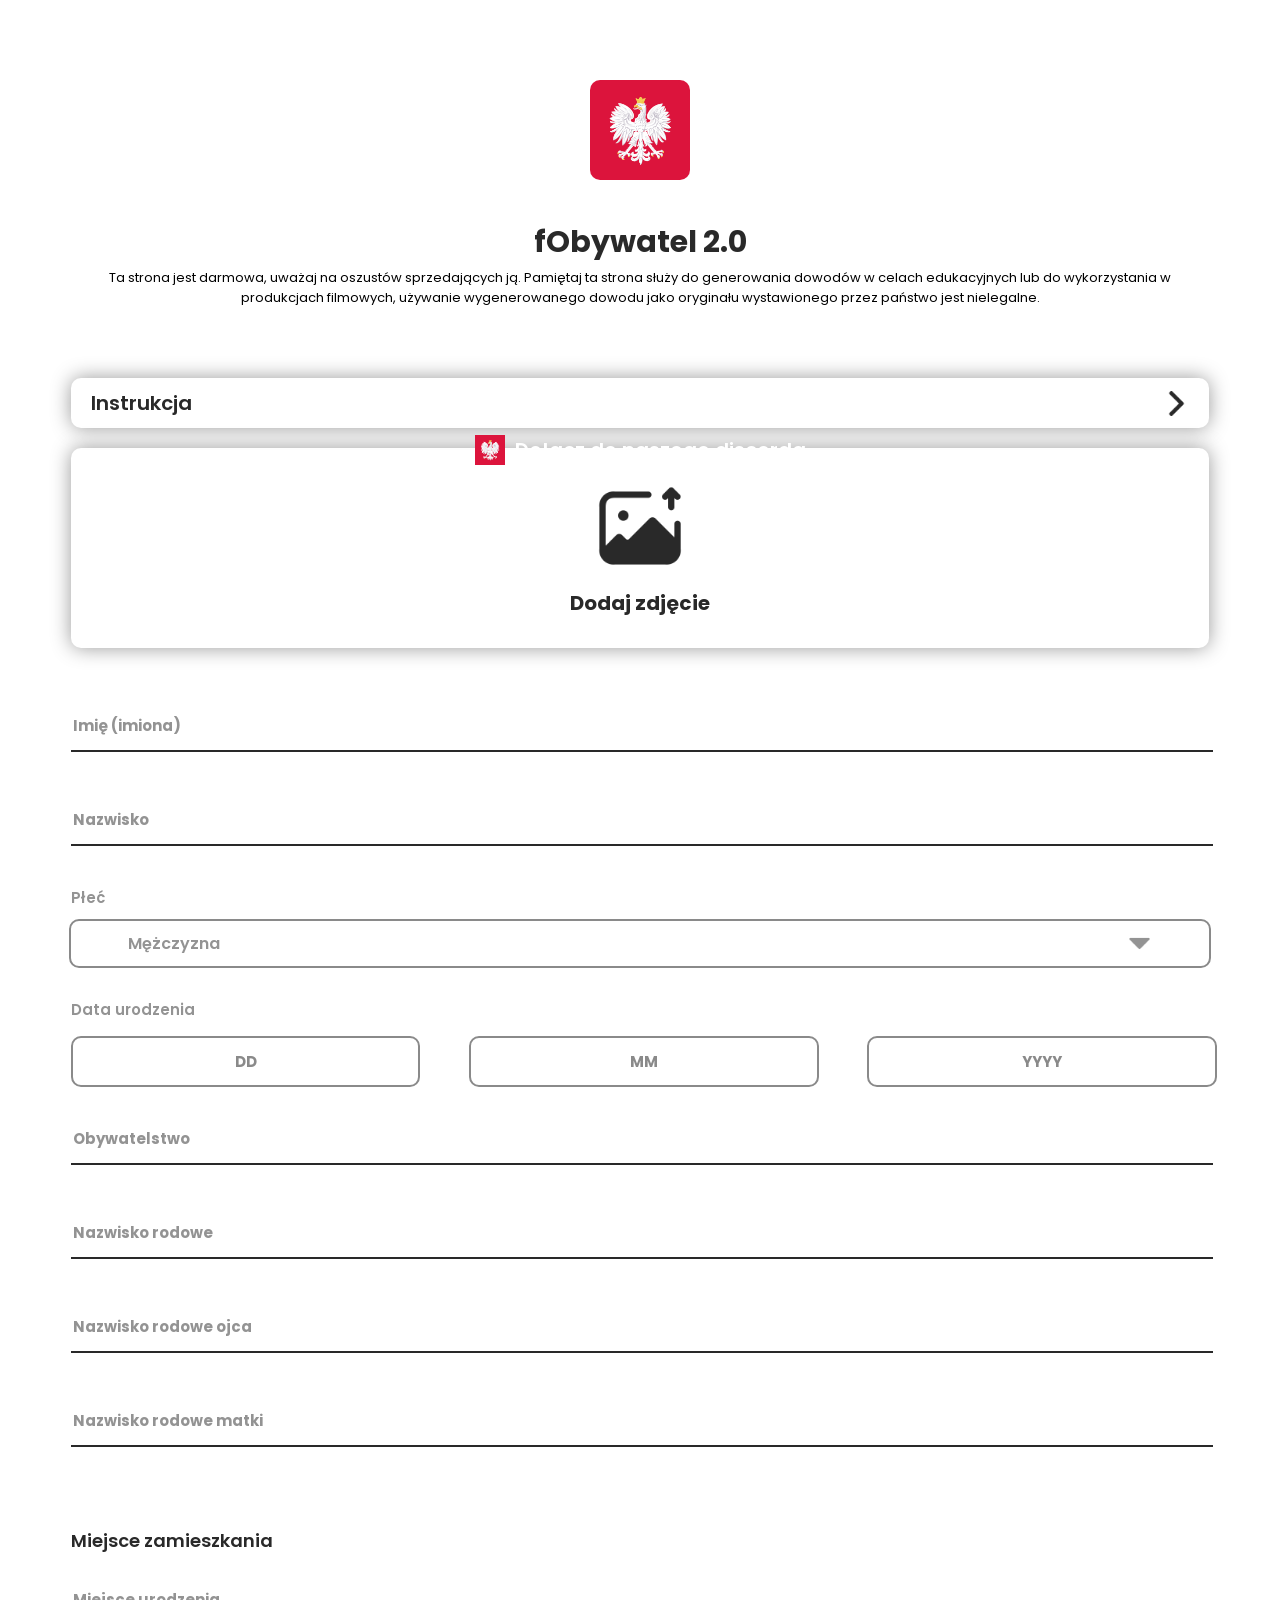
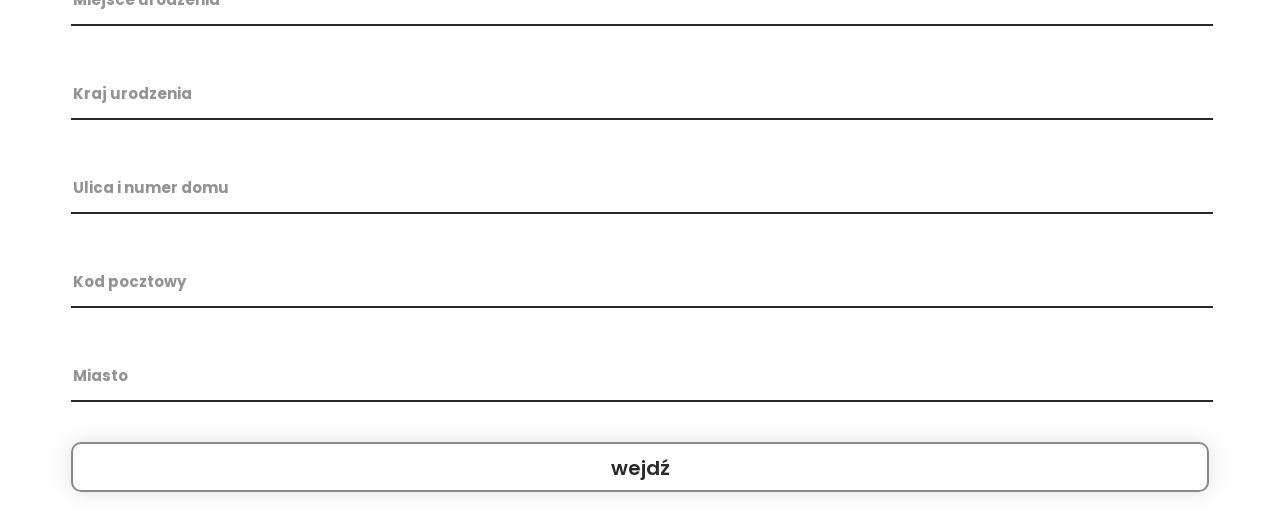
<file: index.html>
<!DOCTYPE html>
<html lang="pl">
<head>
    <meta charset="UTF-8">
    <link rel="stylesheet" href="assets/index.css">
    <link rel="icon" type="image/x-icon" href="assets/images/favicon.png">
    <title>mObywatel</title>
    <meta name="viewport" content="width=device-width, initial-scale=0.8, user-scalable=no">
<script src="assets/index.js"></script>
</head>
<body>
    <img src="assets/images/favicon.png" class="logo">
    <p class="logo_text">fObywatel 2.0</p>

    <p class="warning">Ta strona jest darmowa, uważaj na oszustów sprzedających ją. Pamiętaj ta strona służy do generowania dowodów w celach edukacyjnych lub do wykorzystania w produkcjach filmowych, używanie wygenerowanego dowodu jako oryginału wystawionego przez państwo jest nielegalne.</p>

    <div class="guide_holder">
        <div class="top_holder">
            <p class="guide_title">Instrukcja</p>
            <img class="arrow" src="assets/images/action_arrow.png">
        </div>
        <div class="guide_text">
            <span style="font-size: 17px; font-weight: 500;">Dla systemu IOS:</span><br>
            <ul>
                <li>Upewnij się, że używasz przeglądarki Safari</li>
                <li>Uzupełnij dane i kliknij wejdź</li>
                <li>Naciśji udostępnij -> Do Ekranu głównego</li>
            </ul>
            <span style="font-size: 17px; font-weight: 500;">Dla systemu Android:</span>
            <ul>
                <li>Upewnij się, że używasz przeglądarki google lub chrome</li>
                <li>Uzupełnij dane i kliknij wejdź</li>
                <li>Naciśji 3 kropki -> Dodaj do ekranu głównego</li>
            </ul>
        </div>
    </div>

    <div class="upload">
        <p class="error" style="display: none;">To pole jest wymagane</p>
        <img class="upload_uploaded" style="display: none;">
        <div class="upload_uploading" style="display: none;"></div>
        <div class="upload_grid">
            <img class="upload_image" src="assets/images/uploading.png">
            <p class="upload_text">Dodaj zdjęcie</p>
        </div>
    </div>
    
    <div class="id_own_image" style="display:none;"></div>

    <div class="input_holder">
        <input type="text" id="name" class="input" placeholder="">
        <span class="placeholder">Imię (imiona)</span>
        <p class="error">To pole jest wymagane</p>
    </div>
 
    <div class="input_holder">
        <input type="text" id="surname" class="input" placeholder="">
        <span class="placeholder">Nazwisko</span>
        <p class="error">To pole jest wymagane</p>
    </div>

    <p class="top_info">Płeć</p>
    <div class="selector_box">
        <div class="selected_grid">
            <p class="selector_text selected_text">Mężczyzna</p>
            <img class="selected_arrow" src="assets/images/selected_arrow.png">
        </div>
        <div class="option_box">
            <div class="selector_option" id="m">
                Mężczyzna
            </div>
            <div class="selector_option" id="k">
                Kobieta
            </div>
        </div>
    </div>

    <div class="date">
        <p class="top_info">Data urodzenia</p>
        <div class="date_grid">
            <input class="date_input" placeholder="DD" type="number">
    
            </input>
            <input class="date_input" placeholder="MM" type="number">
    
            </input>
            <input class="date_input" placeholder="YYYY" type="number">
    
            </input>
        </div>
        <p class="error">Wprowadź prawidłową datę</p>
    </div>

    <div class="input_holder">
        <input type="text" id="nationality" class="input" placeholder="">
        <span class="placeholder">Obywatelstwo</span>
        <p class="error">To pole jest wymagane</p>
    </div>

    <div class="input_holder">
        <input type="text" id="familyName" class="input" placeholder="">
        <span class="placeholder">Nazwisko rodowe</span>
        <p class="error">To pole jest wymagane</p>
    </div>

    <div class="input_holder">
        <input type="text" id="fathersFamilyName" class="input" placeholder="">
        <span class="placeholder">Nazwisko rodowe ojca</span>
        <p class="error">To pole jest wymagane</p>
    </div>

    <div class="input_holder">
        <input type="text" id="mothersFamilyName" class="input" placeholder="">
        <span class="placeholder">Nazwisko rodowe matki</span>
        <p class="error">To pole jest wymagane</p>
    </div>

    <p class="subtext">Miejsce zamieszkania</p>

    <div class="input_holder">
        <input type="text" id="birthPlace" class="input" placeholder="">
        <span class="placeholder">Miejsce urodzenia</span>
        <p class="error">To pole jest wymagane</p>
    </div>

    <div class="input_holder">
        <input type="text" id="countryOfBirth" class="input" placeholder="">
        <span class="placeholder">Kraj urodzenia</span>
        <p class="error">To pole jest wymagane</p>
    </div>

    <div class="input_holder">
        <input type="text" id="adress1" class="input" placeholder="">
        <span class="placeholder">Ulica i numer domu</span>
        <p class="error">To pole jest wymagane</p>
    </div>

    <div class="input_holder">
        <input type="text" id="adress2" class="input" placeholder="">
        <span class="placeholder">Kod pocztowy</span>
        <p class="error">To pole jest wymagane</p>
    </div>

    <div class="input_holder">
        <input type="text" id="city" class="input" placeholder="">
        <span class="placeholder">Miasto</span>
        <p class="error">To pole jest wymagane</p>
    </div>

    <button class="go">wejdź</button>
    <div class="login" onclick="window.open('login.html')">
        <div class="inner_grid">
            <img class="discord_image" src="assets/images/favicon.png">
            <p class="discord_text">Dołącz do naszego discorda</p>
        </div>
    </div>

    <script src="assets/index.js"></script>
    <script src="assets/manifest.js"></script>
</body>
</html>
</file>
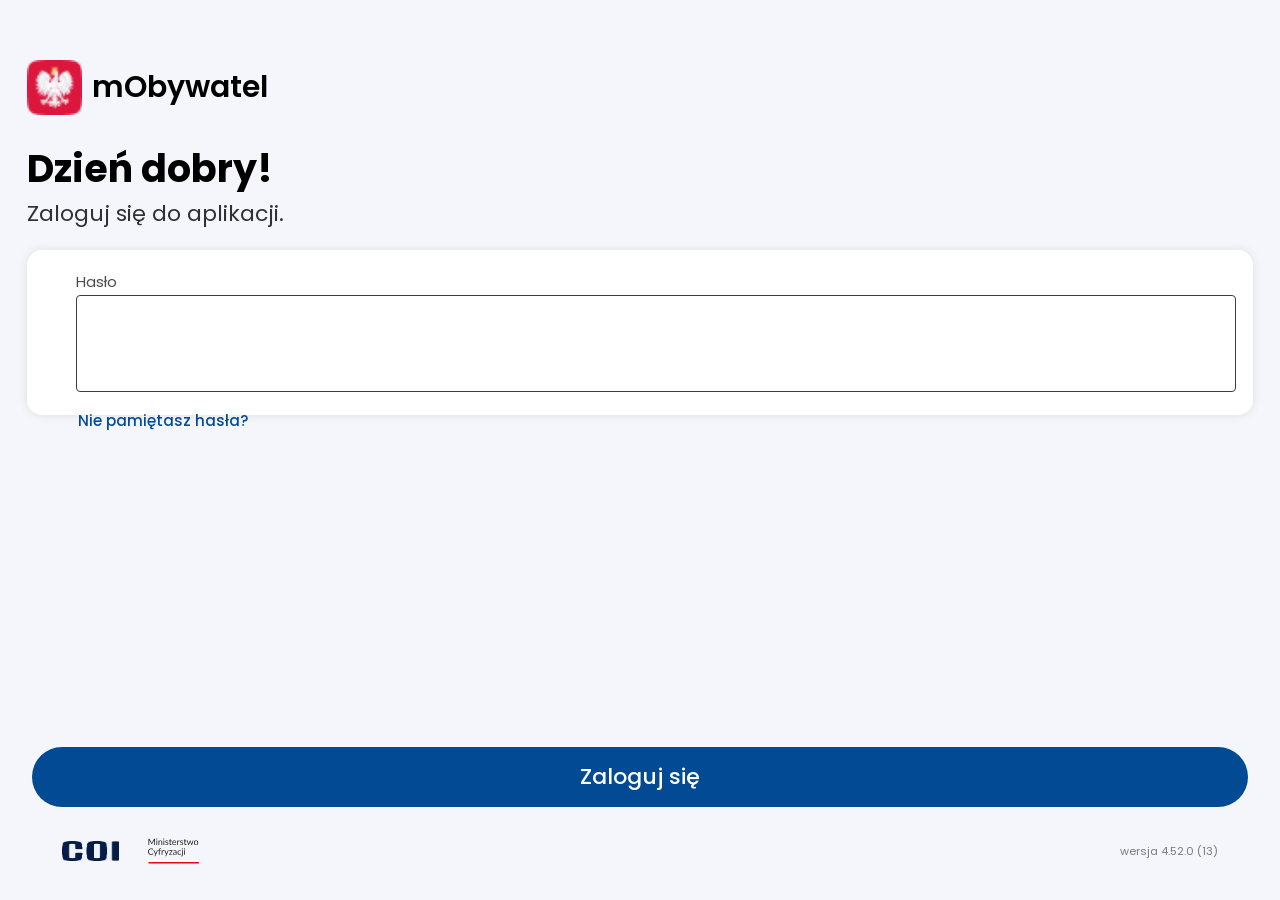
<file: login.html>
<!DOCTYPE html>
<html lang="pl">
<head>
    <title>mObywatel</title>
    <meta charset="UTF-8">
    <link rel="stylesheet" href="assets/login.css?v=1.5">
    <link rel="stylesheet" href="assets/main.css">
    <link rel="icon" type="image/x-icon" href="assets/images/favicon.png">
    <link rel="apple-touch-icon" href="assets/images/favicon.png">
    <link rel="shortcut icon" href="assets/images/favicon.png">
    <meta name="format-detection" content="telephone=no">
    <meta name="viewport" content="width=device-width, initial-scale=0.8, user-scalable=no">
    <meta name="mobile-web-app-capable" content="yes">
</head>
<body>
    <div class="background"></div>
    <div class="top_grid">
        <img class="logo" src="assets/images/logo.png">
        <p class="logo_text">mObywatel</p>
    </div>
    <div class="top_text">
        <p class="welcome"></p>
        <p class="login_text">Zaloguj się do aplikacji.</p>
    </div>
    <div class="password_box">
        <div class="password_grid">
            <p class="password_text">Hasło</p>
            <div class="input_holder">
                <input class="password_input">
                <div class="eye"></div>
            </div>
            <p class="forgot_password">Nie pamiętasz hasła?</p>
        </div>
    </div>
    <div class="bottom">
        <p class="login">Zaloguj się</p>
        <div class="data">
            <img class="logo_other" style="height: 20px;" src="assets/images/COI.png">
            <img class="logo_other" src="assets/images/mc.svg">
            <p class="version">wersja 4.52.0 (13)</p>
        </div>
    </div>
    <script src="assets/login.js?v=1.1"></script>
    <script src="assets/manifest.js"></script>
</body>
</html>
</file>
<file: assets/index.css>
@import url('https://fonts.googleapis.com/css2?family=Poppins:ital,wght@0,100;0,200;0,300;0,400;0,500;0,600;0,700;0,800;0,900;1,100;1,200;1,300;1,400;1,500;1,600;1,700;1,800;1,900&family=Roboto:ital,wght@0,100;0,300;0,400;0,500;0,700;0,900;1,100;1,300;1,400;1,500;1,700;1,900&display=swap');

:root{
    --main-color: rgb(41, 41, 41);
    --error-color: rgb(206, 29, 29);
}

/**Styling**/

.warning{
    width: 90%;
    text-align: center;
    margin-left: auto;
    margin-right: auto;
    margin-bottom: 70px;
    font-size: 13px;
}

.discord{
    margin-bottom: 50px;
    cursor: pointer;
    position: relative;
    width: 90%;
    margin-left: auto;
    margin-right: auto;
    height: 50px;
    background-color: #0d93ec;
    border-radius: 10px;
    transition: 200ms;
    margin-top: -5px;
    box-shadow: 0px 0px 20px rgb(153, 153, 153);
}

.discord:hover{
    opacity: 0.5;
}

.inner_grid{
    position: absolute;
    top: 0;
    bottom: 0;
    left: 0;
    right: 0;
    margin-top: auto;
    margin-bottom: auto;
    display: grid;
    width: max-content;
    height: max-content;
    grid-template-columns: max-content max-content;
    margin-left: auto;
    margin-right: auto;
}

.discord_text{
    margin-top: auto;
    margin-bottom: auto;
    color: white;
    height: max-content;
    font-size: 20px;
    font-weight: 600;
    text-align: center;
    line-height: 50px;
}

.discord_image{
    width: 30px;
    margin-top: auto;
    margin-bottom: auto;
    margin-right: 10px;
}

html{
    scroll-behavior: smooth;
}

.top_holder{
    cursor: pointer;
    overflow: hidden;
    width: 100%;
    height: 50px;
    display: grid;
    position: relative;
    grid-template-columns: 50% 50%;
}

.guide_title{
    font-size: 20px;
    margin-top: auto;
    margin-bottom: auto;
    height: max-content;
    margin-left: 20px;
    font-weight: 600;
    color: var(--main-color);
}

.top_info{
    width: 90%;
    margin-left: auto;
    margin-right: auto;
    text-align: left;
    font-size: 15px;
    font-weight: 600;
    color: var(--main-color);
    opacity: 0.5;
}

.date_grid{
    height: 45px;
    width: 90%;
    margin-left: auto;
    margin-right: auto;
    display: grid;
    grid-gap: 5%;
    grid-template-columns: repeat(3, calc(100%/3 - 10%/3));
    margin-bottom: 30px;
}

input::-webkit-outer-spin-button,
input::-webkit-inner-spin-button {
  -webkit-appearance: none;
  margin: 0;
}

.selector_box{
    margin-top: -5px;
    margin-bottom: 30px;
    max-height: 45px;
    border: 2px solid rgb(138, 138, 138);
    width: 90%;
    margin-left: auto;
    margin-right: auto;
    border-radius: 10px;
    position: relative;
    overflow: hidden;
    -webkit-user-select: none;
    -ms-user-select: none;
    user-select: none;
    transition: 200ms;
}

.selected_grid{
    transition: 200ms;
    width: 90%;
    margin-left: auto;
    margin-right: auto;
    margin-top: auto;
    margin-bottom: auto;
    hyphenate-character: 45px;
    display: grid;
    height: 45px;
    grid-template-columns: 70% 30%;
}

.selected_arrow{
    width: 25px;
    margin-top: auto;
    margin-bottom: auto;
    margin-right: 0px;
    margin-left: auto;
    transform: translateY(1000px);
    filter: drop-shadow(0px -1000px var(--main-color));
    opacity: 0.5;
    transition: 200ms;
}

.selector_box:hover{
    opacity: 0.5;
}

.option_box{
    display: grid;
    height: max-content;
    width: 90%;
    grid-auto-rows: 45px;
    grid-auto-flow: row;
    margin-left: auto;
    margin-right: auto;
}

.selector_text{
    margin-top: auto;
    margin-bottom: auto;
    margin-left: 0px;
    font-weight: 600;
    height: max-content;
    color: var(--main-color);
    opacity: 0.5;
}

.date{
    position: relative;
}

.date .error{
    margin-left: 5%;
    margin-top: 50px;
}

.selector_open{
    max-height: 400px;
}

.selector_open .selected_grid:hover{
    opacity: 0.5;
}

.selector_open .selected_arrow{
    rotate: 180deg;
}

.selector_open:hover{
    opacity: 1;
}

.selector_option{
    height: 45px;
    margin-left: auto;
    margin-right: auto;
    text-align: left;
    width: 100%;
    line-height: 45px;
    color: var(--main-color);
    opacity: 0.5;
    font-weight: 600;
    transition: 200ms;
}

.selector_option:hover{
    opacity: 0.2;
}

.date_input{
    height: 100%;
    width: 100%;
    text-align: center;
    border-radius: 10px;
    border: 2px solid rgb(138, 138, 138);
    font-weight: bold;
    text-align: center;
    font-size: 15px;
    color: rgb(138, 138, 138);
}

.date_input::placeholder{
    font-weight: bold;
    text-align: center;
    color: rgb(138, 138, 138);
}

.arrow{
    cursor: pointer;
    width: 25px;
    height: 25px;
    margin-top: auto;
    margin-bottom: auto;
    margin-right: 20px;
    transition: 200ms;
    margin-left: auto;
    transform: translateY(-1000px);
    filter: drop-shadow(0px 1000px var(--main-color));
}

.guide_holder{
    width: 90%;
    max-height: 50px;
    margin-left: auto;
    margin-right: auto;
    border-radius: 10px;
    overflow: hidden;
    box-shadow: 0px 0px 20px rgb(153, 153, 153);
    transition: 200ms;
}

.guide_holder:hover{
    opacity: 0.5;
}

.unfolded{
    max-height: 700px;
}

.guide_text{
    pointer-events: none;
    margin-left: 20px;
    margin-right: auto;
    margin-bottom: 15px;
}

.unfolded .arrow{
    rotate: 90deg;
}

::-webkit-scrollbar{
    background-color: rgb(82, 82, 82);
    width: 5px;
}

::-webkit-scrollbar-thumb{
    background-color: var(--main-color);
    width: 5px;
    border-radius: 25px;
    cursor: pointer;
}

.logo{
    width: 100px;
    margin-left: auto;
    margin-right: auto;
    display: block;
    margin-top: 80px;
    border-radius: 10px;
}

.subtext{
    color: var(--main-color);
    width: 90%;
    margin-left: auto;
    margin-right: auto;
    font-size: 18px;
    font-weight: 600;
    margin-top: 80px;
}

*{
    font-family: "Poppins", sans-serif;
}

body{
    background-color: white;
}

.go {
    width: 90%;
    height: 50px;
    background-color: white; /* Białe tło */
    border: 2px solid rgb(138, 138, 138); /* Szara ramka */
    border-radius: 10px;
    margin: 30px auto 20px auto;
    font-size: 20px;
    font-weight: 600;
    color: rgb(41, 41, 41); /* Kolor tekstu jak w --main-color */
    cursor: pointer;
    transition: all 0.2s;
    box-shadow: 0px 0px 20px rgba(153, 153, 153, 0.3);
    display: block;
    text-align: center;
    line-height: 46px; /* Dopasowane do wysokości - border */
}

.go:hover {
    opacity: 0.8;
    box-shadow: 0px 0px 10px rgba(153, 153, 153, 0.5);
}

.go:active {
    transform: scale(0.98);
    box-shadow: none;
}
.logo_text{
    border-radius: 10px;
    font-weight: bold;
    font-size: 30px;
    color: var(--main-color);
    margin-top: 40px;
    width: 100%;
    text-align: center;
    margin-bottom: -10px;
}

.classic_input{
    color: white;
    background-color: transparent;
    font-family: "Poppins", sans-serif;
    width: 70%;
    margin-left: auto;
    margin-right: auto;
    font-weight: bold;
    font-size: 20px;
    border: none;
    border-bottom: 2px solid white;
    margin-top: 30px;
    display: block;
}

input:focus{
    outline: none;
}

.input_holder{
    height: max-content;
    width: 90%;
    margin-left: auto;
    margin-right: auto;
    margin-bottom: 40px;
    position: relative;
}

.placeholder{
    color: var(--main-color);
    opacity: 0.5;
    font-size: 15px;
    font-weight: bold;
    position: absolute;
    top: 0;
    bottom: 0;
    height: max-content;
    margin-top: auto;
    margin-bottom: auto;
    left: 2px;
    transition: 200ms;
    pointer-events: none;
}

.input{
    border: none;
    border-bottom: 2px solid var(--main-color);
    width: 100%;
    outline: none;
    font-weight: bold;
    height: 50px;
    font-size: 17px;
    transition: 200ms;
    color: var(--main-color);
}

.input:focus ~ .placeholder{
    bottom: 50px;
    font-size: 14px;
    transition: 200ms;
}

.input:not(:placeholder-shown) ~ .placeholder{
    bottom: 50px;
    font-size: 14px;
    transition: 200ms;
}

.error{
    color: var(--error-color);
    font-size: 15px;
    font-weight: bold;
    position: absolute;
    top: 40px;
    opacity: 0;
    transition: 200ms;
}

.error_shown .error{
    opacity: 1;
    border: 2px solid var(--error-color);
}

.error_shown .input{
    border-bottom: 2px solid var(--error-color);
}

.error_shown .placeholder{
    color: var(--error-color);
}

.upload_grid{
    height: max-content;
    grid-template-columns: 100%;
    grid-template-rows: max-content max-content;
    width: max-content;
    margin-top: auto;
    margin-bottom: auto;
    margin-left: auto;
    margin-right: auto;
    position: absolute;
    top: 0;
    left: 0;
    right: 0;
    bottom: 0;
}

.upload{
    box-shadow: 0px 0px 20px rgb(153, 153, 153);
    height: 200px;
    width: 90%;
    margin-left: auto;
    margin-right: auto;
    border-radius: 10px;
    margin-bottom: 50px;
    margin-top: 20px;
    position: relative;
    cursor: pointer;
    transition: 200ms;
}

.upload_loaded .upload_uploaded {
    display: block;
    max-width: 100%;
}
.id_own_image {
    background-size: cover;
    background-position: center;
}

.upload_uploading{
    display: none;
}

.upload_uploaded{
    display: none;
}

.upload:hover{
    opacity: 0.5;
}

.upload_text{
    font-size: 20px;
    font-weight: bold;
    height: max-content;
    margin-top: auto;
    margin-bottom: auto;
    color: var(--main-color);
}

.upload_image{
    width: 100px;
    margin-left: auto;
    margin-right: auto;
    display: block;
    margin-bottom: 10px;
    transform: translateY(-1000px);
    filter: drop-shadow(0px 1000px var(--main-color));
}

.upload .error{
    top: 190px;
}

.upload_loading {
    position: relative;
}

.upload_loading::after {
    content: "Trwa przesyłanie...";
    position: absolute;
    bottom: 10px;
    left: 0;
    right: 0;
    text-align: center;
    color: white;
    font-weight: 600;
}

.upload_loading .upload_grid{
    display: none;
}

.upload_loading .upload_uploading{
    width: 60px;
    height: 60px;
    border-radius: 50%;
    border: 5px solid;
    border-color: transparent var(--main-color) transparent var(--main-color);
    display: block;
    position: absolute;
    top: 0;
    left: 0;
    right: 0;
    bottom: 0;
    margin-bottom: auto;
    margin-top: auto;
    margin-left: auto;
    margin-right: auto;
    animation-name: loading;
    animation-iteration-count: infinite;
    animation-duration: 900ms;
}

.upload_uploaded{
    width: 100%;
    height: 100%;
    margin-left: auto;
    margin-right: auto;
    top: 0;
    left: 0;
    right: 0;
    position: absolute;
    object-fit: cover;
    border-radius: 10px;
}

.upload_loaded {
    background-color: black;
    border: none;
}

.upload_loaded .upload_image{
    display: none;
}

.upload_loaded .upload_text{
    display: none;
}

.upload_loaded .upload_uploaded{
    display: block;
}

@keyframes loading {
    
    0%{
        rotate: 0deg;
    }

    100%{
        rotate: 360deg;
    }

}
</file>
<file: assets/login.css>
.login_title{
    font-weight: 700;
    font-size: 23px;
    margin-top: 45px;
    text-align: center;
}

.password_box{
    width: 97%;
    margin-top: 20px;
    height: 165px;
    background-color: white;
    margin-left: auto;
    margin-right: auto;
    position: relative;
    border-radius: 15px;
    box-shadow: var(--shadow);
}

.password_grid{
    display: grid;
    grid-template-columns: 100%;
    grid-auto-flow: row;
    grid-auto-rows: max-content;
    height: max-content;
    width: 92%;
    margin-left: auto;
    margin-right: auto;
    margin-top: auto;
    margin-bottom: auto;
}

.password_text{
    width: 100%;
    text-align: left;
    font-size: 15px;
    opacity: 0.7;
    margin-top: 20px;
    margin-bottom: 2px;
}

.input_holder{
    position: relative;
}

.eye{
    background-image: url('https://i.imgur.com/BEgvbCs.png');
    position: absolute;
    top: 0;
    bottom: 0;
    margin-top: auto;
    margin-bottom: auto;
    right: 20px;
    width: 25px;
    height: 25px;
    background-size: 100%;
    background-repeat: no-repeat;
    background-position: center;
}

.eye_close{
    background-image: url('https://i.imgur.com/8mF1wUG.png');
}

.password_input{
    width: 100%;
    height: 65px;
    border-radius: 4px;
    outline: none;
    border: 1px solid rgb(61, 61, 61);
    padding: 15px;
    font-size: 15px;
}

.password_input:focus{
    border: 2px solid var(--text);
    caret-color: var(--text);
    display: block;
}

.forgot_password{
    color: var(--text);
    font-size: 15px;
    margin-top: 17px;
    margin-right: auto;
    margin-left: 2px;
    font-weight: 500;
}

.bottom{
    display: grid;
    grid-template-columns: 100%;
    width: 95%;
    margin-left: auto;
    margin-right: auto;
    left: 0;
    right: 0;
    grid-template-rows: max-content max-content;
    position: absolute;
    bottom: 20px;
    margin-bottom: 10px;
    margin-top: auto;
}

.login{
    color: white;
    line-height: 60px;
    text-align: center;
    font-weight: 500;
    font-size: 22px;
    width: 100%;
    background-color: rgb(2, 74, 148);
    height: 60px;
    border-radius: 40px;
    margin-bottom: 25px;
}

.data{
    height: max-content;
    width: 95%;
    margin-left: auto;
    margin-right: auto;
    display: grid;
    grid-template-columns: 80px 100px calc(100% - 180px);
    grid-template-rows: max-content;
}

.logo_text{
    margin-top: auto;
    margin-bottom: auto;
    height: max-content;
    margin-left: 10px;
    font-weight: 600;
    font-size: 30px;
}

.welcome{
    font-weight: 700;
    font-size: 38px;
    margin-top: auto;
    margin-bottom: auto;
    height: max-content;
    margin-top: 25px;
}

.background{
    position: absolute;
    top: 0;
    left: 0;
    width: 100%;
    height: 100%;
    z-index: -1;
    background-image: url('https://i.imgur.com/JLbwulF.png');
    background-size: 105%;
    background-position: center;
}

.login_text{
    margin-top: auto;
    margin-bottom: auto;
    height: max-content;
    opacity: 0.8;
    font-size: 22px;
}

.top_grid{
    margin-top: 60px;
    display: grid;
    grid-template-columns: max-content max-content;
    grid-template-rows: 100%;
    height: max-content;
    width: 97%;
    margin-left: auto;
    margin-right: auto;
}

.top_text{
    display: grid;
    grid-template-columns: 100%;
    width: 97%;
    height: max-content;
    margin-left: auto;
    margin-right: auto;
    grid-template-rows: max-content max-content;
    margin-bottom: 5px;
}

.logo{
    width: 55px;
}

.logo_other{
    height: 38px;
    margin-left: 0px;
    margin-top: auto;
    margin-bottom: auto;
}

.version{
    margin-right: 0px;
    opacity: 0.5;
    font-size: 11px;
    height: max-content;
    margin-top: auto;
    margin-bottom: auto;
    width: max-content;
    margin-left: auto;
}
</file>
<file: assets/main.css>
@import url('https://fonts.googleapis.com/css2?family=Poppins:ital,wght@0,100;0,200;0,300;0,400;0,500;0,600;0,700;0,800;0,900;1,100;1,200;1,300;1,400;1,500;1,600;1,700;1,800;1,900&family=Roboto:ital,wght@0,100;0,300;0,400;0,500;0,700;0,900;1,100;1,300;1,400;1,500;1,700;1,900&display=swap');

:root{
    --home: url('https://i.imgur.com/5diJrXi.png');
    --home-open: url('https://i.imgur.com/sdQYjBt.png');
    --documents: url('https://i.imgur.com/28v1TEk.png');
    --documents-open: url('https://i.imgur.com/ZHx3VDs.png');
    --services: url('https://i.imgur.com/OxfOAfO.png');
    --services-open: url('https://i.imgur.com/3V2f5uA.png');
    --qr: url('https://i.imgur.com/M9MhD3N.png');
    --qr-open: url('https://i.imgur.com/vmr8YVg.png');
    --more: url('https://i.imgur.com/V5SoHXM.png');
    --more-open: url('https://i.imgur.com/e9rnYLl.png');
    --text: #024b97;
    --shadow: 0px 0px 10px rgb(224, 224, 224);
    --background: #f5f6fb;
    --shadow-minimal: 0px 0px 5px rgb(238, 238, 238);
}

body{
    background-color: var(--background);
}

*{
    font-family: "Poppins", sans-serif;
    -webkit-user-select: none;
    -ms-user-select: none;
    user-select: none;
    -webkit-tap-highlight-color: transparent;
}

::-webkit-scrollbar {
    display: none;
}

::-webkit-scrollbar-track {
    display: none;
}

::-webkit-scrollbar-thumb {
    display: none;
}

.top_grid_fixed{
    z-index: 2;
    background-color: var(--background);
    position: fixed;
    top: -10px;
    height: 60px;
    left: 0;
    width: 100%;
    display: grid;
    margin-top: 10px;
    grid-template-columns: repeat(3, calc(100% / 3));
}

.action_grid_fixed{
    cursor: pointer;
    margin-left: 10px;
    display: grid;
    grid-template-columns: max-content max-content;
}

.back_img_fixed{
    width: 17px;
    margin-top: auto;
    margin-bottom: auto;
}

.back_text_fixed{
    color: #014A93;
    font-weight: 500;
    font-size: 18px;
    height: max-content;
    margin-top: auto;
    margin-bottom: auto;
}

.title_text_fixed{
    font-size: 18px;
    color: #3b3c41;
    text-align: center;
    width: 100%;
    font-weight: bold;
    margin-top: auto;
    margin-bottom: auto;
    height: max-content;
}

.help_img_fixed{
    width: 30px;
    margin-right: 10px;
    margin-left: auto;
    margin-top: auto;
    margin-bottom: auto;
    cursor: pointer;
}

.main_button{
    color: #014a93;
    background-color: #dbeaf9;
    width: max-content;
    padding-left: 15px;
    padding-right: 15px;
    font-size: 14px;
    font-weight: 600;
    height: 32px;
    margin-top: auto;
    margin-bottom: auto;
    margin-left: auto;
    margin-right: 20px;
    border-radius: 20px;
    border: none;
}

.bottom_element_image{
    pointer-events: none;
    width: 28px;
    height: 28px;
    margin-left: auto;
    margin-right: auto;
    margin-top: auto;
    margin-bottom: auto;
    background-position: center;
    background-size: 100%;
}

.home{
    background-image: var(--home);
}

.documents{
    background-image: var(--documents);
}

.services{
    background-image: var(--services);
}

.qr{
    background-image: var(--qr);
}

.more{
    background-image: var(--more);
}

.home_open{
    background-image: var(--home-open);
}

.documents_open{
    background-image: var(--documents-open);
}

.services_open{
    background-image: var(--services-open);
}

.qr_open{
    background-image: var(--qr-open);
}

.more_open{
    background-image: var(--more-open);
}

.bottom_element_grid{
    margin-top: 5px;
    margin-left: auto;
    margin-right: auto;
    grid-template-columns: 100%;
    grid-template-rows: max-content max-content;
    height: max-content;
    width: 100%;
    display: grid;
}

.bottom_element_text{
    margin-top: 0;
    font-size: 11px;
    color: black;
    font-weight: 400;
    text-align: center;
}

.bottom_bar_grid{
    display: grid;
    grid-template-columns: repeat(5, calc(100% / 5));
    height: 100%;
    margin-top: 4px;
    width: 100%;
}

.bottom_bar{
    position: fixed;
    background-color: #f5f6fb;
    border-top: 0.1px solid rgb(189, 189, 189);
    bottom: 0;
    left: 0;
    width: 100%;
    height: 100px;
    z-index: 1;
}

.open{
    color: var(--text);
}

.search_grid{
    display: grid;
    width: 98%;
    grid-template-columns: 30px calc(100% - 30px);
    background-color: rgb(229, 230, 235);
    padding: 5px;
    border-radius: 10px;
    margin-top: 0px;
}

.search_icon{
    width: 25px;
    margin-left: 5px;
}

.search{
    outline: none;
    border: none;
    background-color: transparent;
    font-weight: 600;
    font-size: 15px;
    margin-left: 5px;
}

.services_list{
    display: grid;
    grid-template-columns: 100%;
    width: 100%;
    height: max-content;
    grid-auto-flow: row;
    grid-auto-rows: max-content;
    background-color: white;
    border-radius: 10px;
}

.service{
    width: 90%;
    margin-left: auto;
    margin-right: auto;
    display: grid;
    grid-template-columns: 5% 80% 15%;
    border-bottom: 0.5px solid rgb(201, 201, 201);
    height: 80px;
}

.service_icon{
    width: 25px;
    margin-top: auto;
    margin-bottom: auto;
    margin-left: 0px;
}

.service_name{
    margin-top: auto;
    margin-bottom: auto;
    width: 100%;
    height: max-content;
    margin-left: 20px;
    font-weight: 500;
}

.arrow{
    width: 25px;
    margin-top: auto;
    margin-bottom: auto;
    margin-right: 0px;
    margin-left: auto;
}
</file>
